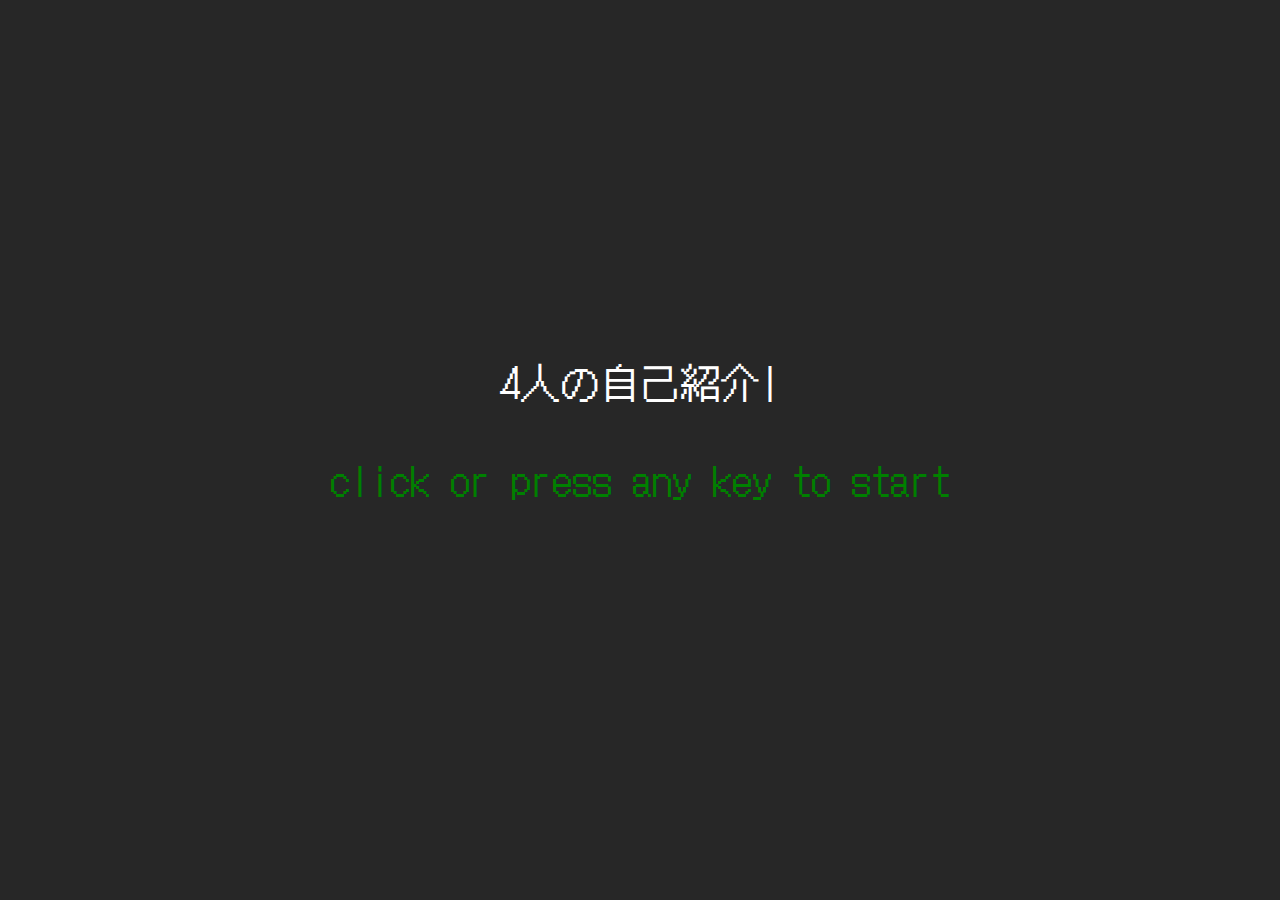
<file: index.html>
<!DOCTYPE html>
<html lang="ja">
<head>
    <meta charset="UTF-8">
    <link rel="stylesheet" href="index.css">
    <link rel="preconnect" href="https://fonts.googleapis.com">
    <link rel="preconnect" href="https://fonts.gstatic.com" crossorigin>
    <link href="https://fonts.googleapis.com/css2?family=DotGothic16&display=swap" rel="stylesheet">
    <title>4人の自己紹介</title>
</head>
<body>
    <!-- ロード画面 -->
    <div id="wrap">
        <span id="typewriter"></span>
        <script type="text/javascript" src="./type.js"></script>
        <p class="click">click or press any key to start</p>
    </div>
    <!-- 中身 -->
    <div id="con">
        <a href="./keisuke.html"><div class="keisuke"><ruby>安立渓介<rt>リーダー</rt></ruby><img src="./img/sports_swimming_man.png"></div></a>
        <a href="./nanase.html"><div class="nanase">大上七星<img src="./img/camera.png"></div></a>
        <a href="./akira.html"><div class="akira">菅野聖<img src="./img/climb.png"></div></a>
        <a href="./haruhi.html"><div class="haruhi">村上晴陽<img src="./img/soft.png"></div></a>
    </div>
</body>
</html>
</file>
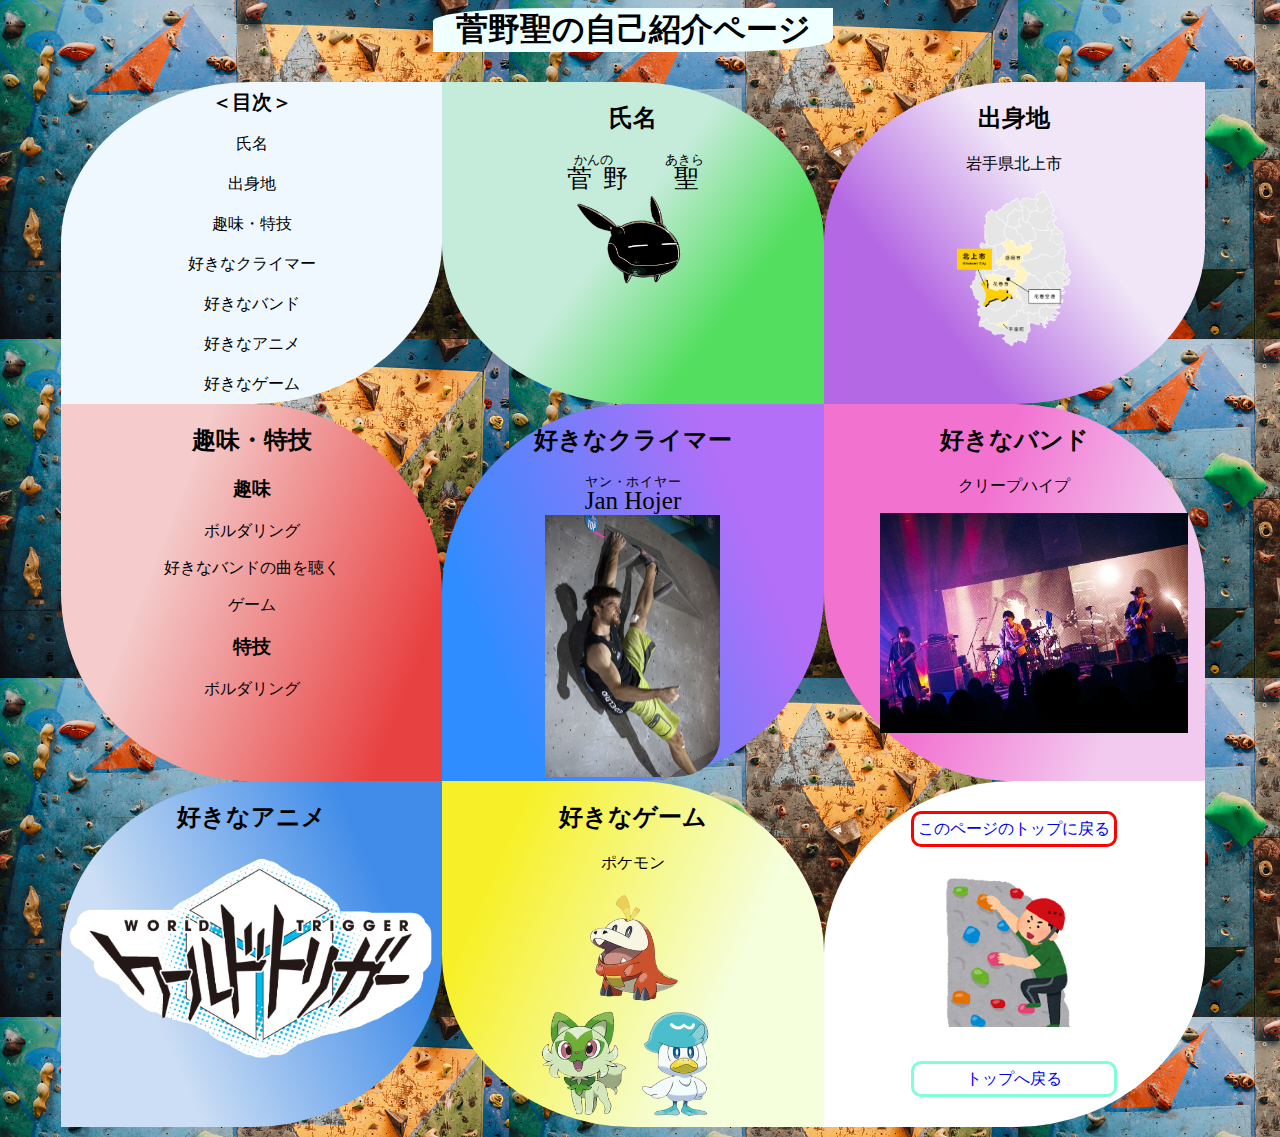
<file: akira.html>
<!DOCTYPE html>
<html lang="ja">
<head>
    <meta charset="UTF-8">
    <title>菅野聖</title>
    <link rel="stylesheet" href="akira.css">
</head>
<body>
    <h1>菅野聖の自己紹介ページ</h1>
    <div class="contents">
        <div id="mokuji">
            <a href="#mokuji"><span>＜目次＞</span></a>
            <a href="#simei">氏名</a>
            <a href="#from">出身地</a>
            <a href="#syumi">趣味・特技</a>
            <a href="#like1">好きなクライマー</a>
            <a href="#like2">好きなバンド</a>
            <a href="#like3">好きなアニメ</a>
            <a href="#like4">好きなゲーム</a>
        </div>
        <div id="simei">
            <h2 class="simeic">氏名</h2>
            <ruby>菅野　聖<rt>　かんの　　　　あきら</rt></ruby><br>
            <img src="./img/repurika.png" class="keyframe1 animation">
        </div>
        <div id="from">
            <h2 class="fromc">出身地</h2>
            <p>岩手県北上市</p>
            <img src="./img/kitakami.png" class="kitakami">
        </div>
        <div id="syumi">
            <h2 class="syumic">趣味・特技</h2>
            <h3>趣味</h3>
            <p>ボルダリング</p>
            <p>好きなバンドの曲を聴く</p>
            <p>ゲーム</p>
            <h3>特技</h3>
            <p>ボルダリング</p>
        </div>
        <div id="like1">
            <h2 class="like1c">好きなクライマー</h2>
            <ruby>Jan Hojer<rt>ヤン・ホイヤー</rt></ruby><br>
            <img src="./img/jan1.jpg" class="jan">
        </div>
        
        <div id="like2">
            <h2 class="like2c">好きなバンド</h2>
            <p>クリープハイプ</p>
            <img src="./img/creep.jpg" class="bando">
        </div>
        <div id="like3">
            <h2 class="like3c">好きなアニメ</h2>
            <img src="./img/wa-tori.png" class="anime">
        </div>
        <div id="like4">
            <h2 class="like4c">好きなゲーム</h2>
            <p>ポケモン</p>
            <img src="./img/poke.png" class="poke">
        </div>
        <div id="top">
            <a href="#" id="top1">このページのトップに戻る</a>
            <img src="./img/climb.png" class="climb">
            <a href="./index.html" id="top2">トップへ戻る</a>
        </div>
    </div>
    
</body>
</html>
</file>
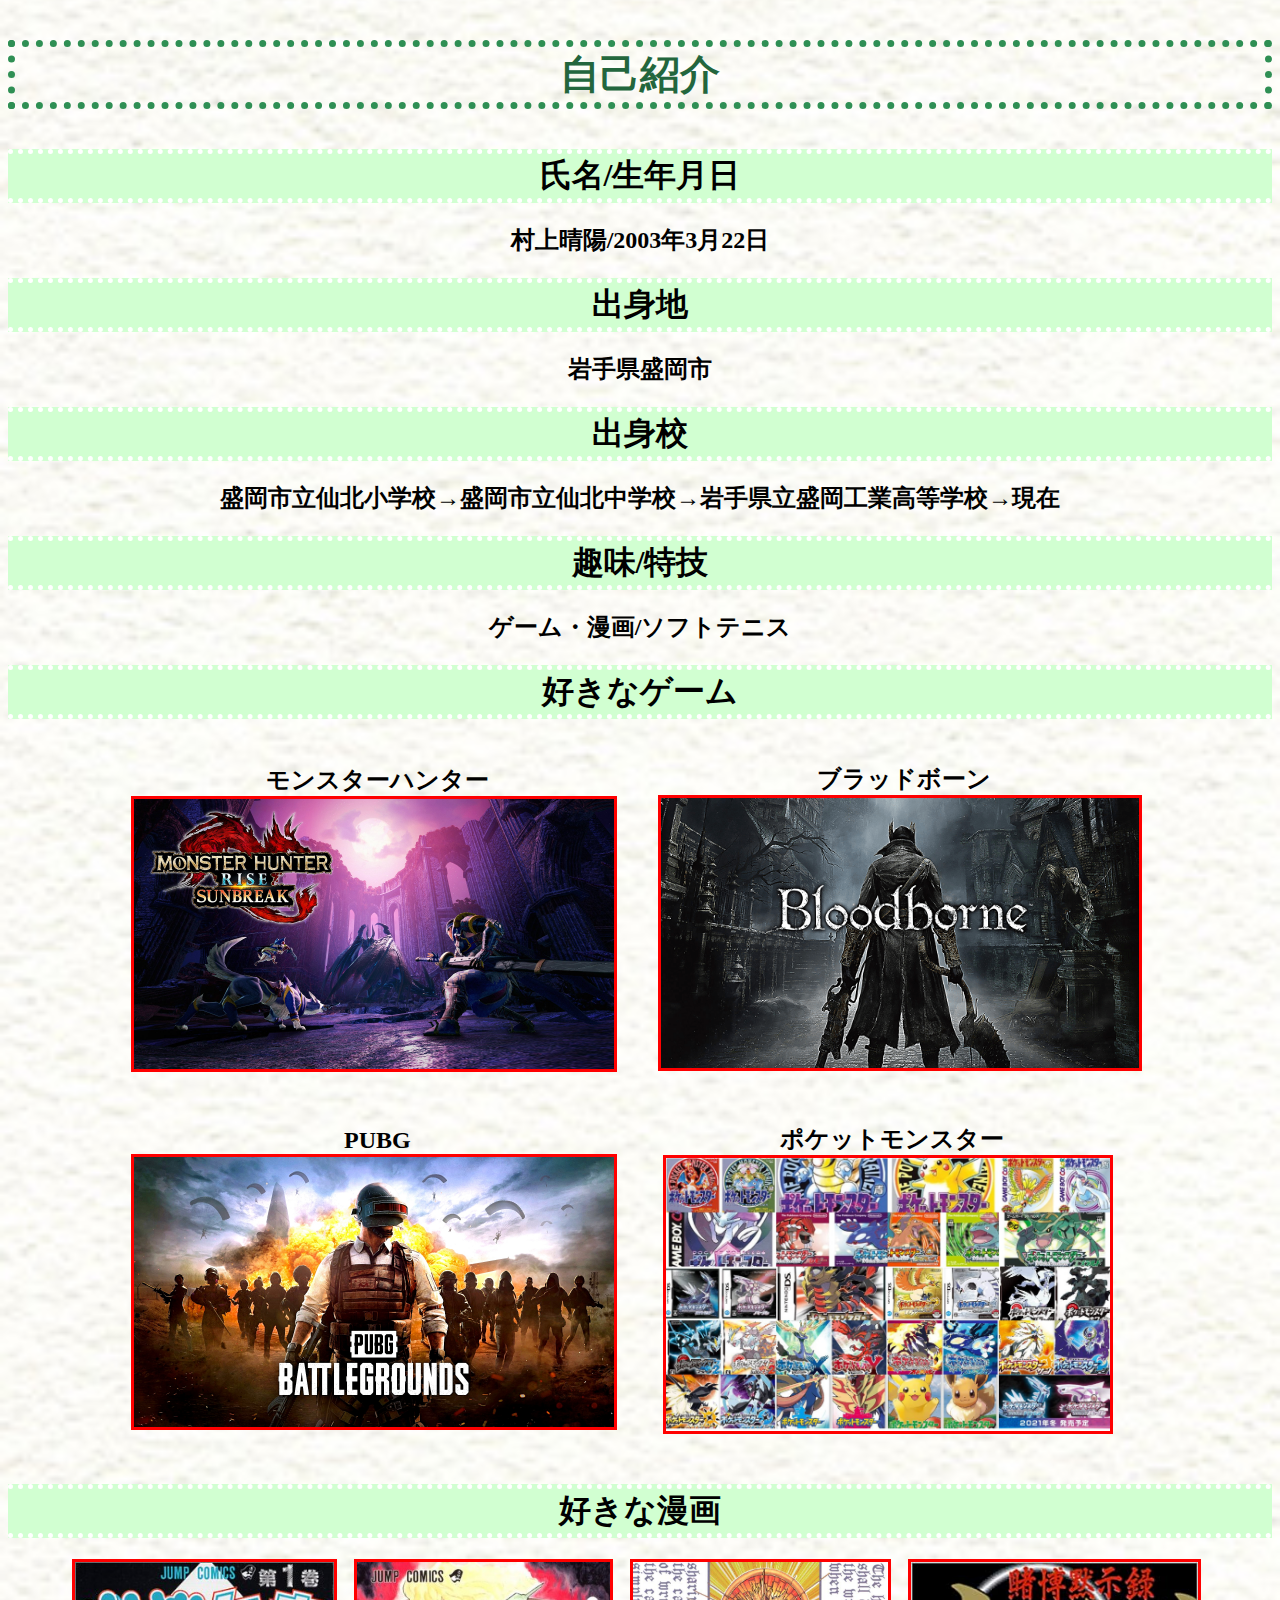
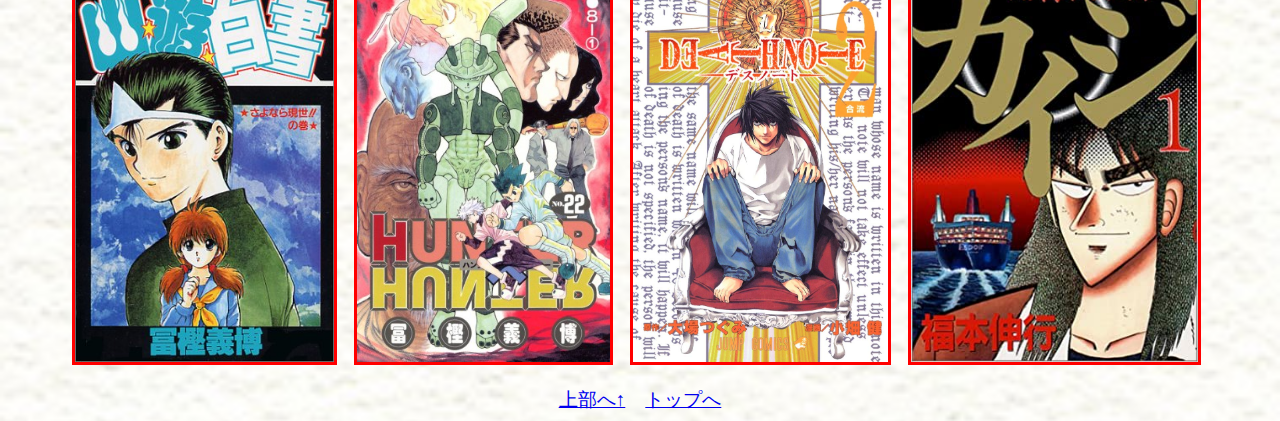
<file: haruhi.html>
<!DOCTYPE html>
<html>
<head>
    <meta charset="UTF-8">
    <title>村上晴陽</title>
    <link rel="stylesheet"href="haruhi.css">
</head>
<body>
    <h3>自己紹介</h3>
    <h1>氏名/生年月日</h1>
    <h2>村上晴陽/2003年3月22日</h2>
    <h1>出身地</h1>
    <h2>岩手県盛岡市</h2>
    <h1>出身校</h1>
    <h2>盛岡市立仙北小学校→盛岡市立仙北中学校→岩手県立盛岡工業高等学校→現在</h2>
    <h1>趣味/特技</h1>
    <h2>ゲーム・漫画/ソフトテニス</h2>
    <h1>好きなゲーム</h1>
    <div class="mon">
        <table>
            <tr>
                <td><h2>モンスターハンター<br><img src="img/monhan.jpg"alt="monhan" height="270px"></h2></td>
                <td><h2>　ブラッドボーン<br>　<img src="img/blood.jpg"alt="blood" height="270px"></h2></td>
            </tr>
            <tr>
                <td><h2>PUBG<br><img src="img/pubg.jpg"alt="pubg" height="270px"></h2></td>
                <td><h2>ポケットモンスター<br><img src="img/pokemon.jpg"alt="poke" height="273px"></h2></td>
            </tr>
        </table>
	</div>
    <h1>好きな漫画</h1>
    <div class="mon">
    <span><img src="img/yuhaku.jpg"alt="yuhaku" height="400px">
    <img src="img/hunter.jpg"alt="hunter" height="400px">
    <img src="img/note.jpg"alt="note" height="400px">
    <img src="img/kaiji.jpg"alt="kaiji" height="400px"></span>
    <br><br>
    <a href="#" id="ue">上部へ↑</a>　
    <a href="./index.html" id="top">トップへ</a>
    </div>
    
</body>
</html>
</file>
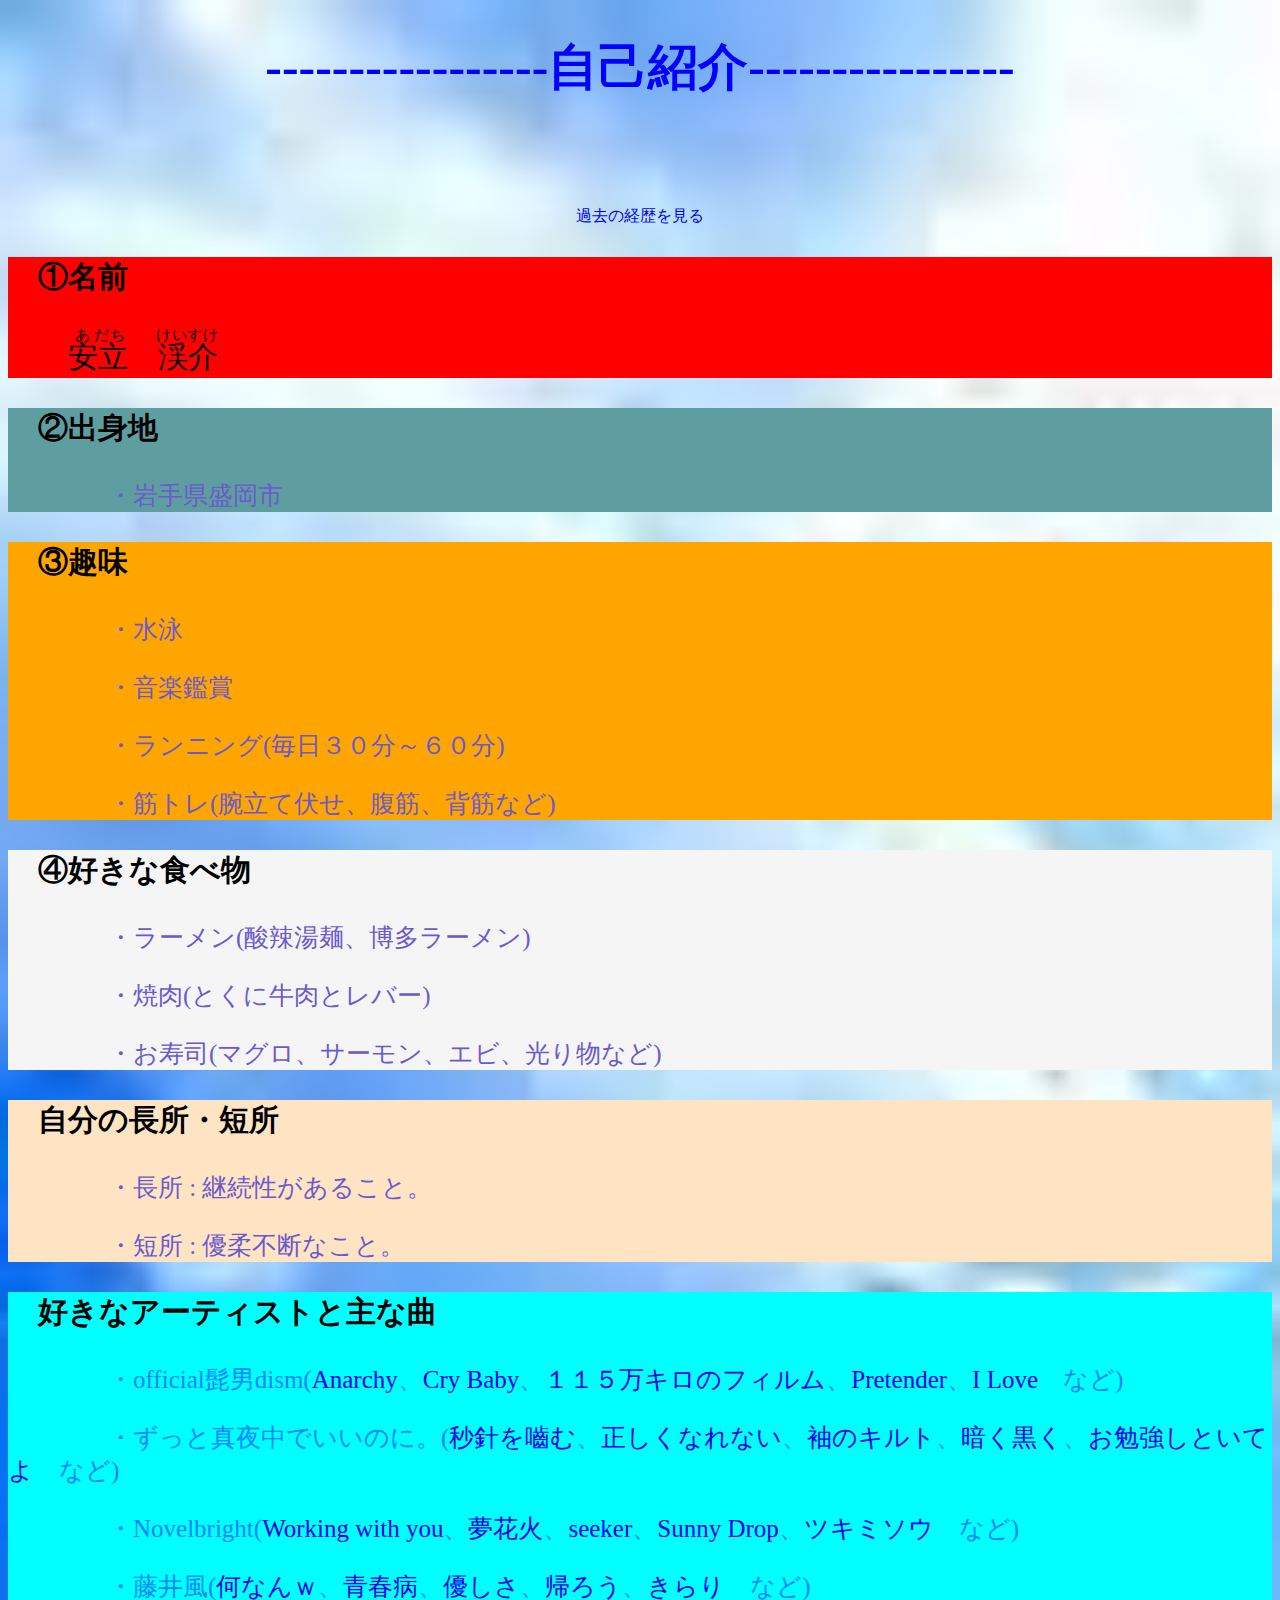
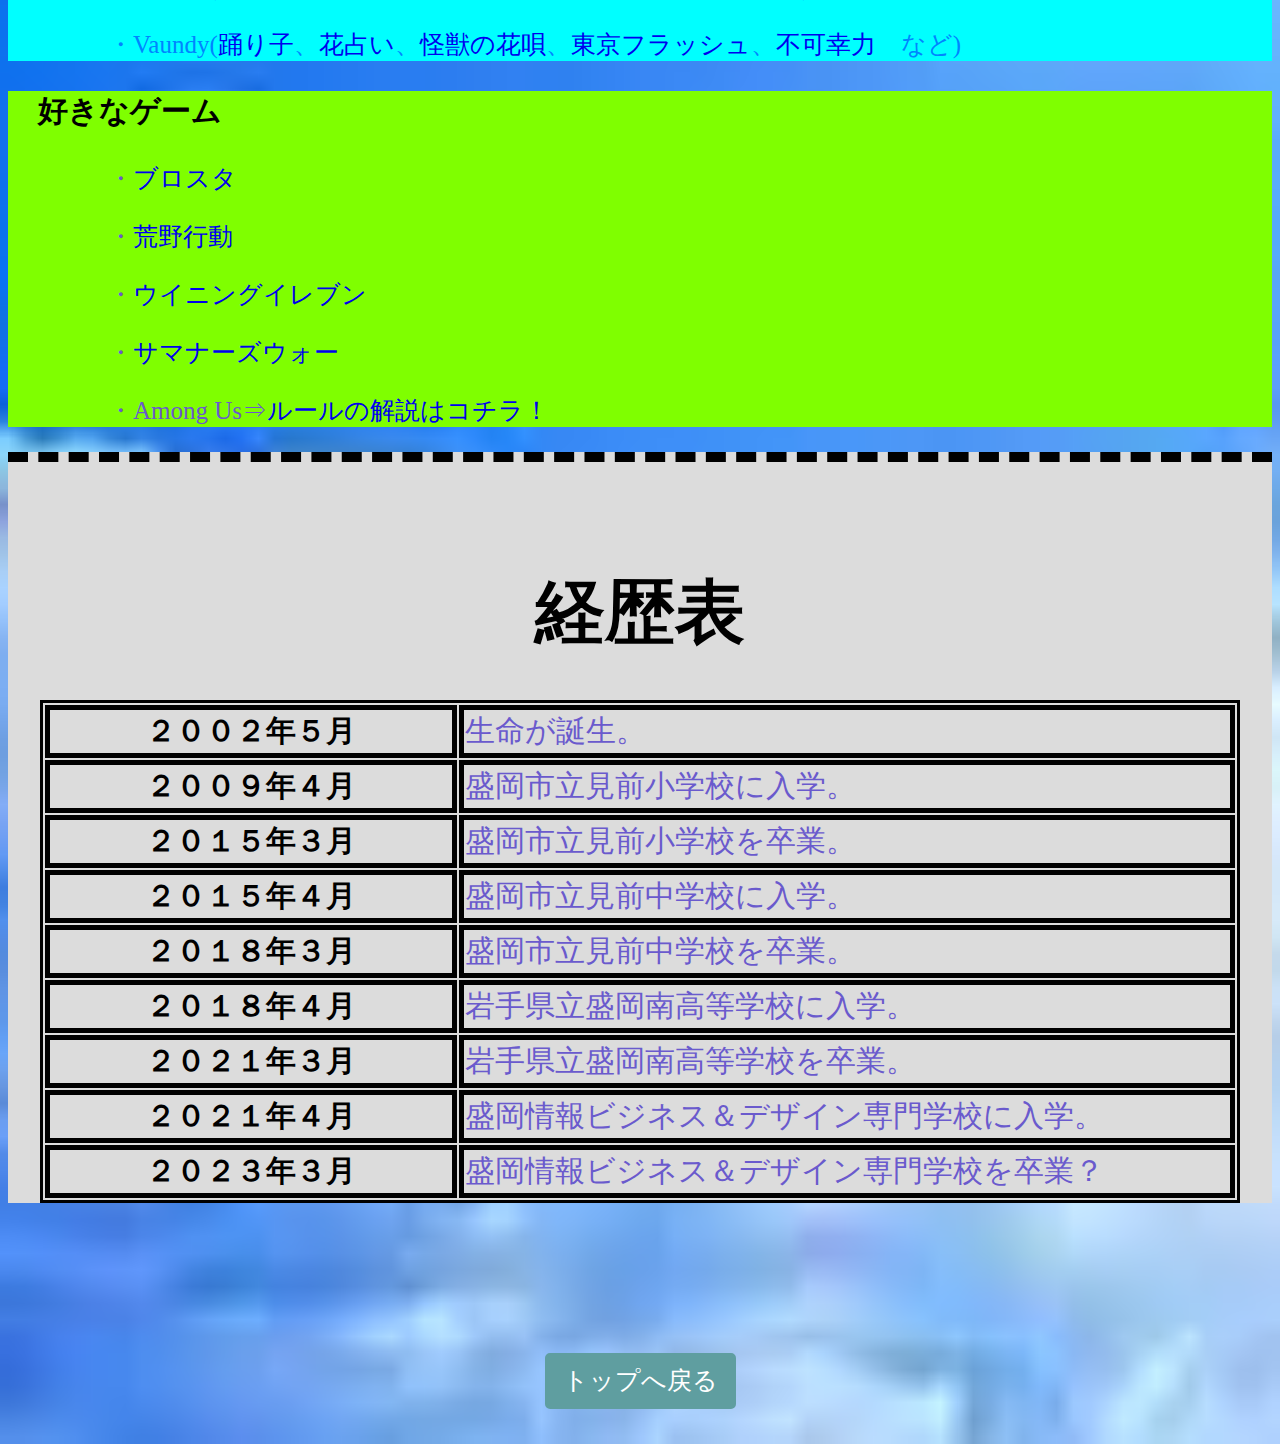
<file: keisuke.html>
<!DOCTYPE html>
<html lang="ja">
<head>
    <meta charset="UTF-8">
    <link rel="stylesheet" href="keisuke.css">
    <title>安立　渓介</title>
</head>
<body>
    <h1>-----------------自己紹介----------------</h1><br><br><br><br>
    <a href="#keireki" class="kakonokeireki">過去の経歴を見る</a>
    <div class="name">
    <h3>　①名前</h3>
    <ruby>　　安立　渓介<rt>　　　　 あ だち　　けいすけ</rt></ruby>
    </div>
    <div class="from">
    <h3>　②出身地</h3>
    <p>　　　　・岩手県盛岡市</p>
    </div>
    <div class="syumi">
    <h3>　③趣味</h3>
    <p>　　　　・水泳</p>
    <p>　　　　・音楽鑑賞</p>
    <p>　　　　・ランニング(毎日３０分～６０分)</p>
    <p>　　　　・筋トレ(腕立て伏せ、腹筋、背筋など)</p>
    </div>
    <div class="food">
    <h3>　④好きな食べ物</h3>
    <p>　　　　・ラーメン(酸辣湯麺、博多ラーメン)</p>
    <p>　　　　・焼肉(とくに牛肉とレバー)</p>
    <p>　　　　・お寿司(マグロ、サーモン、エビ、光り物など)</p>
    </div>
    <div class="tokutyou">
    <h3>　自分の長所・短所</h3>
    <p>　　　　・長所 : 継続性があること。</p>
    <p>　　　　・短所 : 優柔不断なこと。</p>
    </div>
    <div class="kyoku">
        <h3>　好きなアーティストと主な曲</h3>
        <p class="artist">　　　　・official髭男dism(<a href = "https://www.youtube.com/watch?v=H_2jH6XVYU0">Anarchy</a>、<a href = "https://www.youtube.com/watch?v=O1bhZgkC4Gw">Cry Baby</a>、<a href = "https://www.youtube.com/watch?v=ReCnlwVZj1M">１１５万キロのフィルム</a>、<a href = "https://www.youtube.com/watch?v=TQ8WlA2GXbk">Pretender</a>、<a href = "https://www.youtube.com/watch?v=bt8wNQJaKAk">I Love</a>　など)</p>
        <p class="artist">　　　　・ずっと真夜中でいいのに。(<a href="https://www.youtube.com/watch?v=GJI4Gv7NbmE">秒針を嚙む</a>、<a href="https://www.youtube.com/watch?v=258qUAI7rck">正しくなれない</a>、<a href="https://www.youtube.com/watch?v=9PnCSI8ndws">袖のキルト</a>、<a href="https://www.youtube.com/watch?v=dcOwj-QE_ZE">暗く黒く</a>、<a href="https://www.youtube.com/watch?v=Atvsg_zogxo">お勉強しといてよ</a>　など)</p>
        <p class="artist">　　　　・Novelbright(<a href="https://www.youtube.com/watch?v=OxzdMNTJXmg">Working with you</a>、<a href="https://www.youtube.com/watch?v=3xiqogy4tWY">夢花火</a>、<a href="https://www.youtube.com/watch?v=_bi810k_b9c">seeker</a>、<a href="https://www.youtube.com/watch?v=KFtN6OmVkRg">Sunny Drop</a>、<a href="https://www.youtube.com/watch?v=WAMxwRtNrPY">ツキミソウ</a>　など)</p>
        <p class="artist">  　　　　・藤井風(<a href="https://www.youtube.com/watch?v=Nt6ZwuVzOS4">何なんｗ</a>、<a href="https://www.youtube.com/watch?v=kQvT37OzkP8">青春病</a>、<a href="https://www.youtube.com/watch?v=vzhTpIIQR5I">優しさ</a>、<a href="https://www.youtube.com/watch?v=goU1Ei8I8uk">帰ろう</a>、<a href="https://www.youtube.com/watch?v=TcLLpZBWsck">きらり</a>　など)</p>
        <p class="artist">　　　　・Vaundy(<a href="https://www.youtube.com/watch?v=7HgJIAUtICU">踊り子</a>、<a href="https://www.youtube.com/watch?v=onhBN0qkUcE">花占い</a>、<a href="https://www.youtube.com/watch?v=UM9XNpgrqVk">怪獣の花唄</a>、<a href="https://www.youtube.com/watch?v=SIuF37EWaLU">東京フラッシュ</a>、<a href="https://www.youtube.com/watch?v=Gbz2C2gQREI">不可幸力</a>　など)</p>
    </div>
    <div class="game">
    <h3>　好きなゲーム</h3>
    <p>　　　　・<a href="https://blog.brawlstars.com/ja/">ブロスタ</a></p>
    <p>　　　　・<a href="http://www.knivesout.jp/">荒野行動</a></p>
    <p>　　　　・<a href="https://www.konami.com/wepes/2021/jp/ja/ps4/">ウイニングイレブン</a></p>
    <p>　　　　・<a href="https://summonerswar.com/ja/skyarena">サマナーズウォー</a></p>
    <p>　　　　・Among Us⇒<a href="https://gamerch.com/amongus/entry/209565">ルールの解説はコチラ！</a></p>
    </div>
    <div class="life">
        <table>
            <caption id="keireki">経歴表</caption>
            <tr>
                <th>２００２年５月</th>
                <td>生命が誕生。</td>
            </tr>
            <tr>
                <th>２００９年４月</th>
                <td>盛岡市立見前小学校に入学。</td>
            </tr>
            <tr>
                <th>２０１５年３月</th>
                <td>盛岡市立見前小学校を卒業。</td>
            </tr>
            <tr>
                <th>２０１５年４月</th>
                <td>盛岡市立見前中学校に入学。</td>
            </tr>
            <tr>
                <th>２０１８年３月</th>
                <td>盛岡市立見前中学校を卒業。</td>
            </tr>
            <tr>
                <th>２０１８年４月</th>
                <td>岩手県立盛岡南高等学校に入学。</td>
            </tr>
            <tr>
                <th>２０２１年３月</th>
                <td>岩手県立盛岡南高等学校を卒業。</td>
            </tr>
            <tr>
                <th>２０２１年４月</th>
                <td>盛岡情報ビジネス＆デザイン専門学校に入学。</td>
            </tr>
            <tr>
                <th>２０２３年３月</th>
                <td>盛岡情報ビジネス＆デザイン専門学校を卒業？</td>
            </tr><br><br><br>
        </table>
    </div>
    <p class="btn"><a href="./index.html">トップへ戻る</a></p>
</body>
</html>
</file>
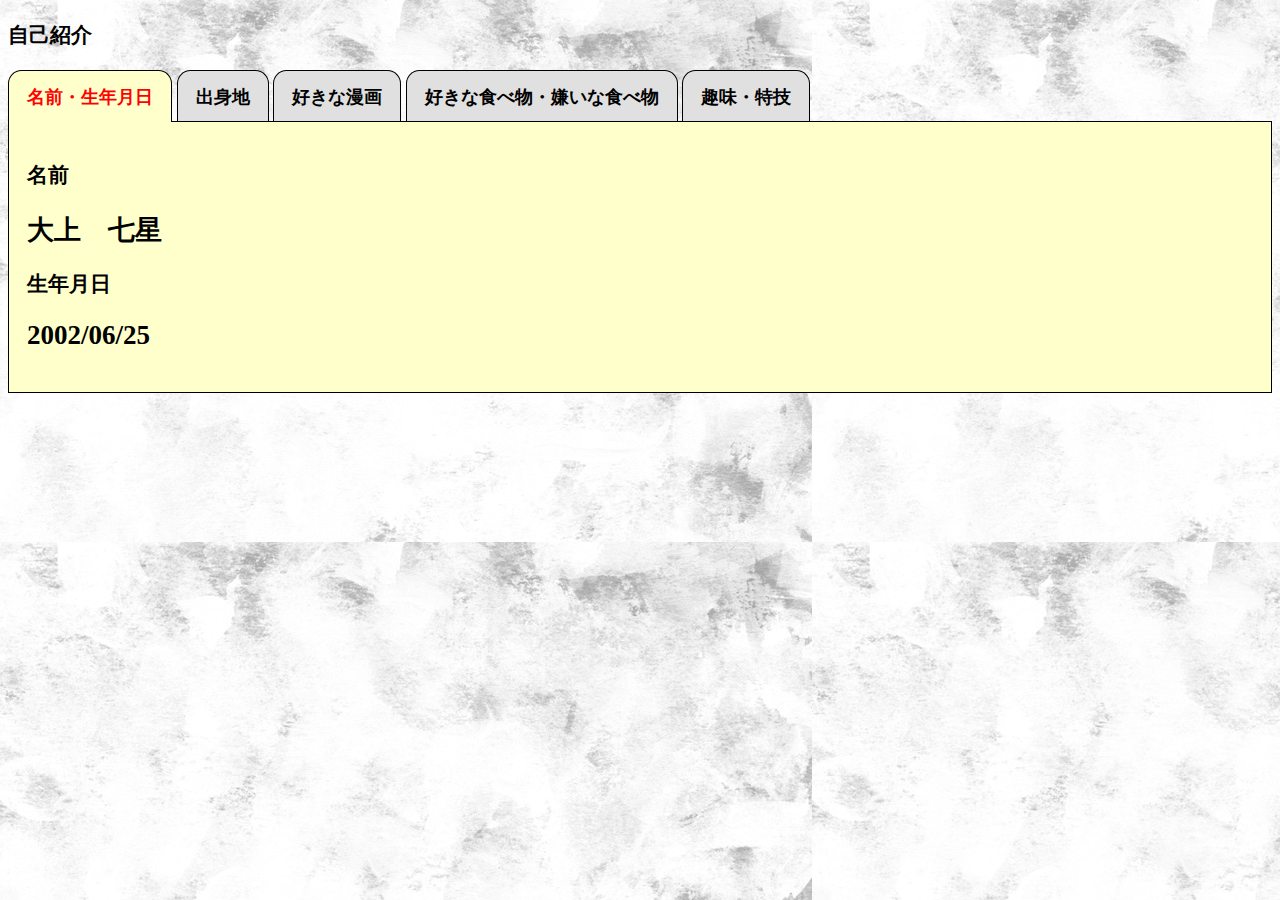
<file: nanase.html>
<!DOCTYPE html>
<html lang="ja">
    <head>
        <link rel="stylesheet" href="nanase.css">
        <title>大上七星</title>
        <h3>自己紹介</h3>
        </head>
    <body>
       
        <div class="tabbox">
            <input type="radio" name="tabset" id="tabcheck1" checked><label for="tabcheck1" class="tab">名前・生年月日</label>
            <input type="radio" name="tabset" id="tabcheck2"        ><label for="tabcheck2" class="tab">出身地</label>
            <input type="radio" name="tabset" id="tabcheck3"        ><label for="tabcheck3" class="tab">好きな漫画</label>
            <input type="radio" name="tabset" id="tabcheck4"        ><label for="tabcheck4" class="tab">好きな食べ物・嫌いな食べ物</label>
            <input type="radio" name="tabset" id="tabcheck5"        ><label for="tabcheck5" class="tab">趣味・特技</label>

            <div class="tabcontent" id="tabcontent1">
                <h3>名前</h3>
                <h2>大上　七星</h2>
                <h3>生年月日</h3>
                <h2>2002/06/25</h2>
            </div>
            <div class="tabcontent" id="tabcontent2">
                <h3>出身地</h3>
                <h2>岩手県　宮古市</h2>
                <p>三陸復興国立公園・三陸ジオパークの中心に位置する浄土ヶ浜は、宮古の代表的な景勝地です</p>
                
                <p><img src="img/miyako.jpg"width="500" height="300" alt="">
                
            </div>
            <div class="tabcontent" id="tabcontent3">
                <h3>好きな漫画</h3>
                <ul>
                    <li><img src = "img/naruto.jpg" width="300" height="200" class="topic"alt=""></li>
                
                
                    <li><img src = "img/one.jpg"width="300" height="200" class="topic"alt=""></li>
               
                
                    <li><img src = "img/tokyo.jpg"width="300" height="200" class="topic"alt=""></li>
                </ul>
            </div>
            <div class="tabcontent" id="tabcontent4">
                <h3>好きな食べ物</h3>
                <h2>カレーライス</h2>
                <h3>嫌いな食べ物</h3>
                <h2>キノコ類</h2>
            </div>
            <div class="tabcontent" id="tabcontent5">
                <h3>趣味</h3>
                <h2>釣り、マンガ、アニメ</h2>
                <h3>特技</h3>
                <h2>サッカー</h2>
            </div>
         </div>
    </body>
</html>
</file>
<file: index.css>
@charset "utf-8";

@import url('https://fonts.googleapis.com/css2?family=Red+Hat+Mono:ital,wght@1,300&display=swap');
/* ロード画面 */
#wrap{
    position: fixed;
    top: 0; 
   left: 0; 
   width: 100%; 
   height: 100%; 
   background: rgb(39, 39, 39); 
   display: flex; 
   flex-direction: column; 
   justify-content: center; 
   align-items: center; 
   z-index: 9999;
   font-size: 40px;
}

#typewriter{
    color: white;
    font-family: 'DotGothic16', sans-serif;
}

.click{
    color: green;
    font-family: 'DotGothic16', sans-serif;
}

#typewriter::after {
    content: "|";
    animation-name: blink;
    animation-duration: 1s;
    animation-iteration-count: infinite;
}

@keyframes blink {
    from {
        opacity: 0;
    }
    to {
        opacity: 1;
    }
}

.wraphide{
    transition: 1s;
    opacity: 0;
    visibility: hidden;
}

/* ロード画面終了 */

body{
    background-image: url(./img/back1.gif);
    background-size: cover;
    background-repeat: no-repeat;
}

#con{
    display: flex;
    flex-wrap: wrap;
    justify-content: center;
    padding-top: 140px;
    font-size: 25px;
    font-weight: bold;
    font-family: 'DotGothic16', sans-serif;
}

#con div{
    width: 290px;
    height: 290px;
    padding: 10px;
}

a{
    text-decoration: none;
    text-align: center;
    color: aliceblue;
}

.haruhi{
    background-color: rgba(240, 92, 92, 0);
}

.haruhi:hover{
    background-image: url(./img/cort.jpg);
    background-size: cover;
    border-radius: 50%;
    color: rgb(2, 125, 129);
}

.haruhi img:hover{
    transform: scale(-1,1);
}

.keisuke{
    background-color: rgba(153, 188, 245, 0);
    border-radius: 30% 0% 0% 0% / 30% 0% 0% 0% ;
}

.keisuke:hover{
    color: red;
    background-image: url(./img/umi.gif);
    background-size: cover;
    border-radius: 50%;
}

.keisuke img:hover{
    animation   : scrollAnime 2s linear infinite;
}

@keyframes scrollAnime{
    0% { transform: translateX(30%)}
  100% { transform: translateX(-20%)}
}

.nanase{
    background-color: rgba(192, 235, 112, 0);
}

.nanase:hover{
    background-image: url(./img/camera.gif);
    box-shadow: 0 5px 10px black;
    transform: translate(0, -40px);
    background-color:rgba(255,255,255,0.8);
    background-blend-mode:lighten;
    color: seagreen;
}

.akira{
    background-color: rgba(255, 228, 196, 0);
}

.akira:hover{
    transform: translate(0, 40px);
    box-shadow:5px 5px 5px -3px #333, 5px 5px 8px #eee inset;
    background-image: url(./img/kabe.jpg);
    color: #330066;
}

.akira img:hover{
    animation: scrollAnime2 2s linear infinite;
}

@keyframes scrollAnime2{
    0% { transform: translatey(30%)}
  100% { transform: translatey(-10%)}
}

img{
    height: 180px;
    width: auto;
    margin: 10px auto;
    display: block;
}
</file>
<file: akira.css>
@charset "utf-8";

html{
    scroll-behavior: smooth;
}

ruby{
    font-size: 25px;
}

body{
    width: 1250px;
    background-image: url(./img/kabe.jpg);
}

h1{
    background-color: azure;
    border-radius: 30% 0% 30% 0% / 30% 0% 30% 0% ;
    width: 400px;
    text-align: center;
    margin: 0 auto;
}

span{
    font-weight: bold;
    font-size: 20px;
}

.contents{
    display: flex;
    flex-wrap: wrap;
    text-align: center;
    justify-content: center;
    margin: 10px;
    margin-top: 30px;
    
}

.contents div{
    width: 31%;
    background-color: cadetblue;
    border-radius: 10px;
}

/* .contents div:hover{
    box-shadow: 0 15px 30px -5px rgba(0,0,0,.15), 0 0 5px rgba(0,0,0,.1);
	transform: translateY(-4px);
} */

#simei,#syumi,#like2,#like4{
    border-radius: 0% 100% 0% 100% / 0% 100% 100% 100%;
}

#from,#like1,#like3{
    border-radius: 100% 0% 100% 100% / 100% 0% 100% 0% ;
}

#simei{
    background: linear-gradient(127.52990112084763deg, rgba(197, 235, 218,1) 45.38671875%,rgba(197, 235, 218,1) 46.435546875%,rgba(84, 222, 96,1) 73.35546875%);
}

#from{
    background: linear-gradient(50.41640204267492deg, rgba(180, 104, 227,1) 28.294921874999993%,rgba(240, 230, 247,1) 61.55924479166666%,rgba(240, 230, 247,1) 62.12304687499999%);
}

#syumi{
    background: linear-gradient(111.20516565821163deg, rgba(245, 203, 203,1) 29.6328125%,rgba(244, 202, 202,1) 29.6328125%,rgba(232, 65, 65,1) 86.8203125%);
}

#like1{
    background: linear-gradient(66.53849951021539deg, rgba(48, 141, 255,1) 18.564453125000007%,rgba(178, 111, 247,1) 75.986328125%,rgba(179, 111, 247,1) 75.986328125%);
}

#like2{
    background: linear-gradient(108.87803644055668deg, rgba(242, 114, 208,1) 38.169921875%,rgba(242, 201, 239,1) 77.466796875%);
}

#like3{
    background: linear-gradient(66.03750994385791deg, rgba(203, 222, 245,1) 27.099609375%,rgba(202, 221, 244,1) 27.099609375%,rgba(65, 140, 232,1) 79.833984375%);
}

#like4{
    background: linear-gradient(-246.51686270667358deg, rgba(247, 240, 40,1) 17.189453125000007%,rgba(245, 254, 218,1) 70.236328125%,rgba(245, 255, 219,1) 70.236328125%);
}

.kitakami{
    width: 30%;
    height: auto;
}

.jan{
    border-radius: 0% 0% 30% 0% / 0% 100% 17% 0%  ;
    width: 175px;
    height: auto;
}

.bando{
    height: 220px;
    width: auto;
    padding-left: 40px;
}

.anime{
    height: 210px;
    width: auto;
}

.poke{
    height: 230px;
    width: auto;
    /* border-radius: 0% 4% 0% 43% / 0% 0% 0% 57% ; */
}

#mokuji{
    /* border: 3px solid #708D81; */
    border-radius: 100% 0% 100% 100% / 100% 0% 100% 0% ;
    text-align: center;
    background-color: aliceblue;
    line-height: 30px;
    /* margin: 10px; */
}

#mokuji a{
    color: #000000;
    text-decoration: none;
    display: block;
    padding: 5px 20px;
}

#top{
    border-radius: 100% 0% 100% 100% / 100% 0% 100% 0% ;
    background-color: white;
}

.animation{
    animation-timing-function: ease-in-out;
    animation-iteration-count: infinite;
    animation-direction: alternate;
    animation-duration: 1.5s;
    width: 128px;
}
  
.keyframe1{
    animation-name: anim_v;
}
  
@keyframes anim_v {
    0% {
      transform: translate(0, 0px);
    }
    100% {
      transform: translate(0, 100px);
    }
}

.climb{
    height: 150px;
    width: auto;
}

#top a{
    text-decoration: none;
}
#top1,#top2{
    display: block;
    width: 200px;
    height: 30px;
    margin: 30px auto;
    line-height: 30px;
    border-radius: 10px;
}

#top1{
    border: 3px solid red;
}

#top2{
    border: 3px solid aquamarine;
    
}
</file>
<file: haruhi.css>
@charset "utf-8";
h1{
	color : black;
	background : #d1ffd1;
	width : 100%;
	border-top : dotted 5px white;
	border-bottom : dotted 5px white;
	text-align: center;
}
h3{
	font-size: 40px;
	color : rgb(35, 102, 61);
	border : dotted 7px rgb(47, 143, 84);
	text-align: center;
}
h2{
	text-align: center;
}

img{
	border : solid 3px red;
	/*padding : 5px;*/
	margin : 0px 10px 0px 3px;
	text-align: center;
}
.mon{
	/*border : dotted 3px black;
	margin : 0px 20px 0px 3px;
	padding : 10px;*/
	text-align: center;
}

p{
	color : black;
	background : #99FFCC;
	width : 30%;
	border-left : dashed 5px white;
	border-right : dashed 5px white;
}

body{
	background-image: url(img/haikei.jpg);
	background-size: contain;
}
table{
	margin: auto;
	text-align: center;
}

a{
	font-size: larger;
}
</file>
<file: keisuke.css>
@charset "UTF-8";

html{
    scroll-behavior: smooth;
}

h1{
    text-align: center;
    font-size: 50px;
    color: blue;
}

h3{
    font-size: 30px;
}

ruby{
    font-size: 30px;
}

body{
    background-image: url("[data-uri]");
    background-repeat: no-repeat;
    background-size: cover;
}

table{
    margin: 0 auto;
    width: 1200px;
    border: solid 3px black;
}

th{
    border: solid 5px black;
    width: 400px;
    font-size: 30px;
}

td{
    border: solid 5px black;
    color: slateblue;
    font-size: 30px;
}

caption{
    font-weight: bold;
    font-size: 70px;
    margin-bottom: 40px;
}

.life{
   border-top: dashed 10px black;
   margin-bottom: 150px;
   padding-top: 50px;   
   background-color: gainsboro;
}

p{
    color: slateblue;
    font-size: 25px;
}

.kakonokeireki{
    display: block;
    text-align: center;
}

.artist{
    color: rgb(0, 132, 255);
}

a{
    text-decoration: none;
}

.kyoku{
    background-color: aqua;
}

.game{
    background-color: chartreuse;
}

.tokutyou{
    background-color: bisque;
}

.food{
    background-color: whitesmoke;
}

.syumi{
    background-color: orange;
}

.from{
    background-color: cadetblue;
}

.name{
    background-color: red;
}

.btn{
    padding-bottom: 10px;
}

.btn a{
    background-color: cadetblue;
    color: #FFFFFF;
    display: block;
    width: 185px;
    text-align: center;
    margin-top: 20px;
    border-radius: 5px;
    text-decoration: none;
    line-height: 50px;
    border: solid 3px cadetblue;
    margin: 0 auto;
}

.btn a:hover{
    border: solid 3px cadetblue;
    text-decoration: none;
    color: cadetblue;
    background: #FFFFFF;
}
</file>
<file: nanase.css>
@charset "utf-8";
    

body{
    background-image: url(img/white.jpg) ;
    font-size: large;
}

.tab {
    display: inline-block;          
    border-width: 1px 1px 0px 1px;  
    border-style: solid;            
    border-color: black;            
    border-radius: 0.75em 0.75em 0px 0px;  
    padding: 0.75em 1em;           
    font-weight: bold;              
    color: black;                  
    background-color: #e0e0e0;    
 }
 .tab:hover {
    color: green;               
    background-color: #ccffcc;  
    cursor: pointer;             
 }
 input:checked + .tab {
    color: red;                  
    background-color: #ffffcc;   
 }
 .tabbox input { display: none; }
 .tabcontent {
    display: none;             
    border: 1px solid black;  
    padding: 1em;             
    background-color: #ffffcc; 
 }

 #tabcheck1:checked ~ #tabcontent1 { display: block; }
 #tabcheck2:checked ~ #tabcontent2 { display: block; }
 #tabcheck3:checked ~ #tabcontent3 { display: block; }
 #tabcheck4:checked ~ #tabcontent4 { display: block; }
 #tabcheck5:checked ~ #tabcontent5 { display: block; }
 input:checked + .tab {
    z-index: 10;         
    position: relative;  
 }
 .tabcontent {
    margin-top: -1px;   
    z-index: 0;         
    position: relative;  
 }
 .topic{
    width: 300px;
    height: 450px;
}
ul {
    display: flex;
    justify-content: center;
  }
  li {
    list-style: none;
  }
  li:nth-child(2) {
    margin: 0 40px;
  }
  .miyako{
      
      display: flex;
    justify-content: space-between;
}
</file>
